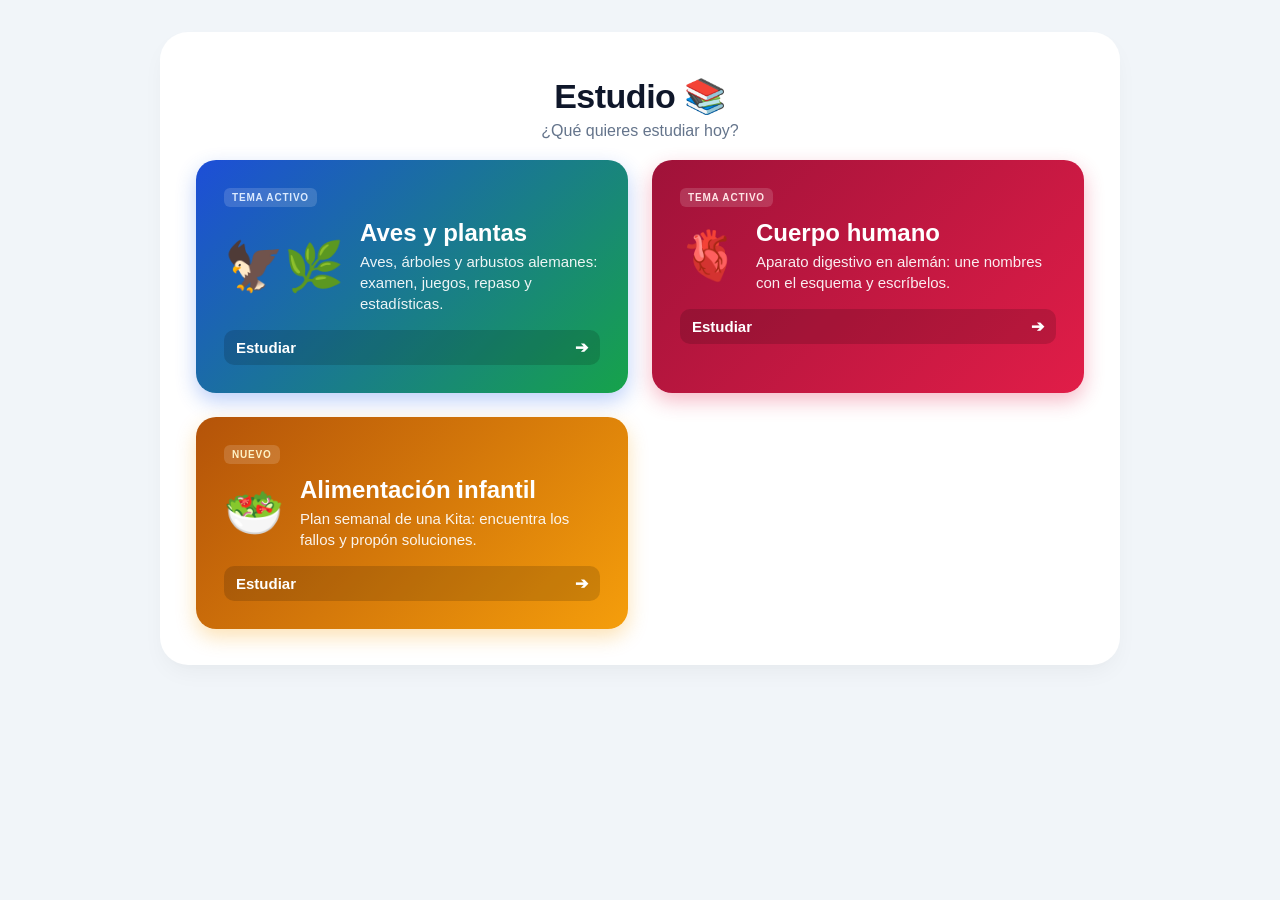
<file: index.html>
<!DOCTYPE html>
<html lang="es">
<head>
  <meta charset="UTF-8">
  <meta name="viewport" content="width=device-width, initial-scale=1.0">
  <meta name="apple-mobile-web-app-capable" content="yes">
  <meta name="apple-mobile-web-app-title" content="Estudio">
  <title>Estudio</title>
  <link rel="stylesheet" href="css/styles.css?v=3">
  <link rel="stylesheet" href="css/desktop.css?v=3">
</head>
<body>
  <div class="card">
    <div class="menu-header">
      <h1>Estudio 📚</h1>
      <p>¿Qué quieres estudiar hoy?</p>
    </div>

    <div class="menu-options">
      <!-- TEMA: AVES Y PLANTAS -->
      <a class="mode-card card-tema-aves" href="app.html?tema=aves-y-plantas">
        <div class="card-top-tag">TEMA ACTIVO</div>
        <div class="card-main-content">
          <div class="card-huge-icon">🦅🌿</div>
          <div class="card-headings">
            <h2>Aves y plantas</h2>
            <p>Aves, árboles y arbustos alemanes: examen, juegos, repaso y estadísticas.</p>
          </div>
        </div>
        <div class="card-action-bar">
          <span>Estudiar</span>
          <span class="action-arrow">➔</span>
        </div>
      </a>

      <!-- TEMA: CUERPO HUMANO (aparato digestivo) -->
      <a class="mode-card card-tema-cuerpo" href="cuerpo.html">
        <div class="card-top-tag">TEMA ACTIVO</div>
        <div class="card-main-content">
          <div class="card-huge-icon">🫀</div>
          <div class="card-headings">
            <h2>Cuerpo humano</h2>
            <p>Aparato digestivo en alemán: une nombres con el esquema y escríbelos.</p>
          </div>
        </div>
        <div class="card-action-bar">
          <span>Estudiar</span>
          <span class="action-arrow">➔</span>
        </div>
      </a>

      <!-- TEMA: ALIMENTACIÓN INFANTIL -->
      <a class="mode-card card-tema-comida" href="alimentacion.html">
        <div class="card-top-tag">NUEVO</div>
        <div class="card-main-content">
          <div class="card-huge-icon">🥗</div>
          <div class="card-headings">
            <h2>Alimentación infantil</h2>
            <p>Plan semanal de una Kita: encuentra los fallos y propón soluciones.</p>
          </div>
        </div>
        <div class="card-action-bar">
          <span>Estudiar</span>
          <span class="action-arrow">➔</span>
        </div>
      </a>
    </div>
  </div>
</body>
</html>
</file>
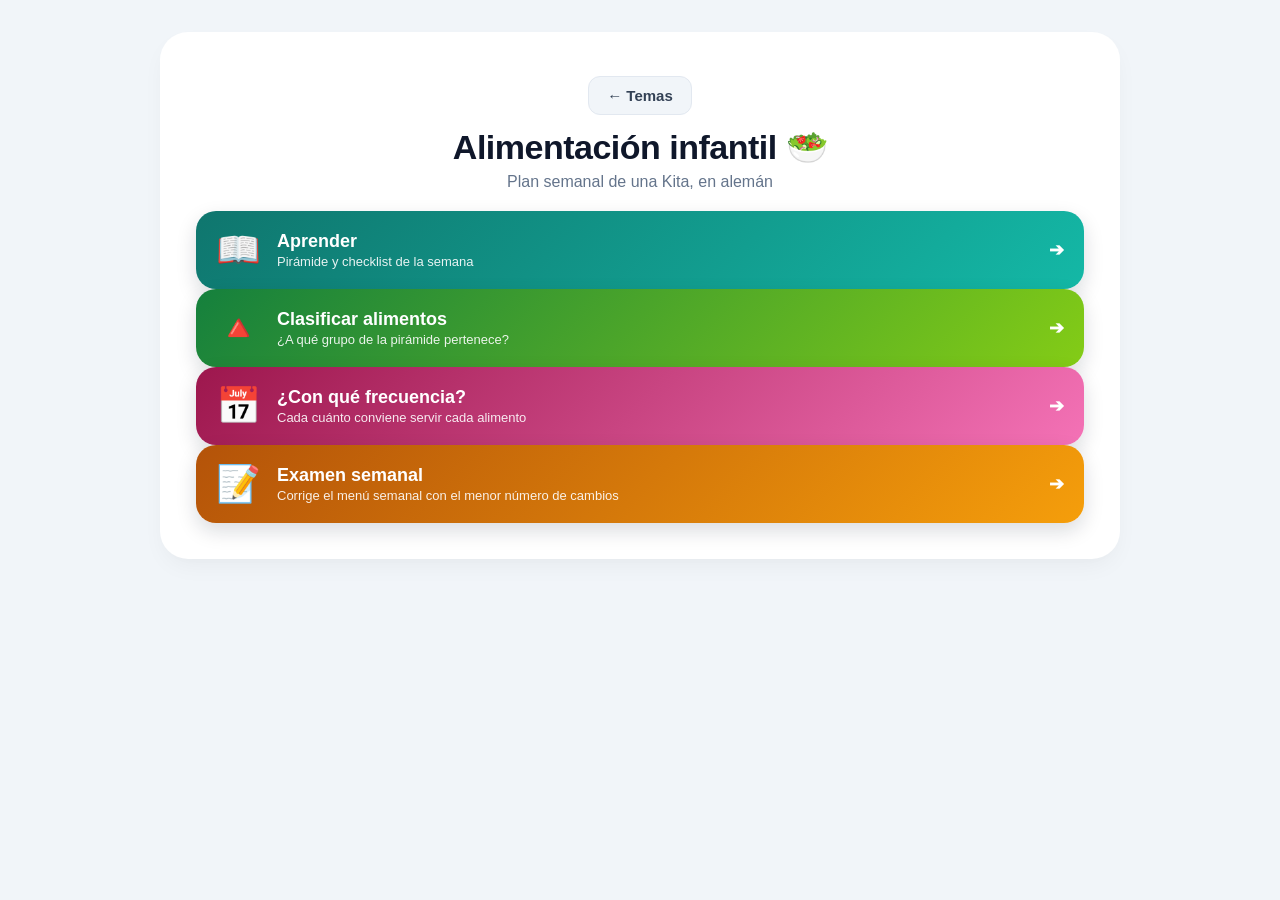
<file: alimentacion.html>
<!DOCTYPE html>
<html lang="es">
<head>
  <meta charset="UTF-8">
  <meta name="viewport" content="width=device-width, initial-scale=1.0, maximum-scale=1.0, user-scalable=no">
  <meta name="referrer" content="no-referrer">
  <meta name="apple-mobile-web-app-capable" content="yes">
  <meta name="apple-mobile-web-app-status-bar-style" content="default">
  <meta name="apple-mobile-web-app-title" content="Estudio">
  <title>Estudio · Alimentación infantil</title>
  <link rel="stylesheet" href="css/styles.css?v=3">
  <link rel="stylesheet" href="css/desktop.css?v=3">
  <link rel="stylesheet" href="temas/alimentacion/alimentacion.css?v=8">
</head>
<body>
  <div class="card">

    <!-- MENÚ DEL TEMA -->
    <div id="foodMenu">
      <div class="menu-header">
        <a href="index.html" class="btn-back" style="display: inline-block; margin-bottom: 12px; text-decoration: none;">← Temas</a>
        <h1>Alimentación infantil 🥗</h1>
        <p>Plan semanal de una Kita, en alemán</p>
      </div>

      <div id="foodChooser">
        <button class="study-choice choice-learn" onclick="startFoodGame('aprender')">
          <span class="choice-icon">📖</span>
          <span class="choice-text">
            <strong>Aprender</strong>
            <small>Pirámide y checklist de la semana</small>
          </span>
          <span class="choice-arrow">➔</span>
        </button>
        <button class="study-choice choice-classify" onclick="startFoodGame('clasificar')">
          <span class="choice-icon">🔺</span>
          <span class="choice-text">
            <strong>Clasificar alimentos</strong>
            <small>¿A qué grupo de la pirámide pertenece?</small>
          </span>
          <span class="choice-arrow">➔</span>
        </button>
        <button class="study-choice choice-freq" onclick="startFoodGame('frecuencia')">
          <span class="choice-icon">📅</span>
          <span class="choice-text">
            <strong>¿Con qué frecuencia?</strong>
            <small>Cada cuánto conviene servir cada alimento</small>
          </span>
          <span class="choice-arrow">➔</span>
        </button>        <button class="study-choice choice-exam" onclick="startFoodGame('examen')">
          <span class="choice-icon">📝</span>
          <span class="choice-text">
            <strong>Examen semanal</strong>
            <small>Corrige el menú semanal con el menor número de cambios</small>
          </span>
          <span class="choice-arrow">➔</span>
        </button>
      </div>
    </div>

    <!-- APRENDER -->
    <div id="foodAprender" style="display: none;">
      <div class="nav-header">
        <button class="btn-back" onclick="showFoodMenu()">← Menú</button>
        <strong style="color:#0f172a; font-size:15px;">📖 Aprender</strong>
        <span style="width: 60px;"></span>
      </div>
      <div id="learnArea"></div>
    </div>

    <!-- CLASIFICAR -->
    <div id="foodClasificar" style="display: none;">
      <div class="nav-header">
        <button class="btn-back" onclick="showFoodMenu()">← Menú</button>
        <strong style="color:#0f172a; font-size:15px;">🔺 Clasificar alimentos</strong>
        <button class="btn-secondary" style="padding: 6px 10px;" onclick="startClassify()">🔄</button>
      </div>
      <div id="classifyArea"></div>
    </div>

    <!-- FRECUENCIA -->
    <div id="foodFrecuencia" style="display: none;">
      <div class="nav-header">
        <button class="btn-back" onclick="showFoodMenu()">← Menú</button>
        <strong style="color:#0f172a; font-size:15px;">📅 ¿Con qué frecuencia?</strong>
        <span style="width: 60px;"></span>
      </div>
      <div id="freqArea"></div>
    </div>
    <!-- EXAMEN -->
    <div id="foodExamen" style="display: none;">
      <div class="nav-header">
        <button class="btn-back" onclick="showFoodMenu()">← Menú</button>
        <strong style="color:#0f172a; font-size:15px;">📝 Examen semanal</strong>
        <span style="width: 60px;"></span>
      </div>
      <div id="examArea"></div>
    </div>

  </div>

  <script src="js/utils.js?v=1"></script>
  <script src="temas/alimentacion/data.js?v=12"></script>
  <script src="temas/alimentacion/alimentacion.js?v=10"></script>
</body>
</html>
</file>
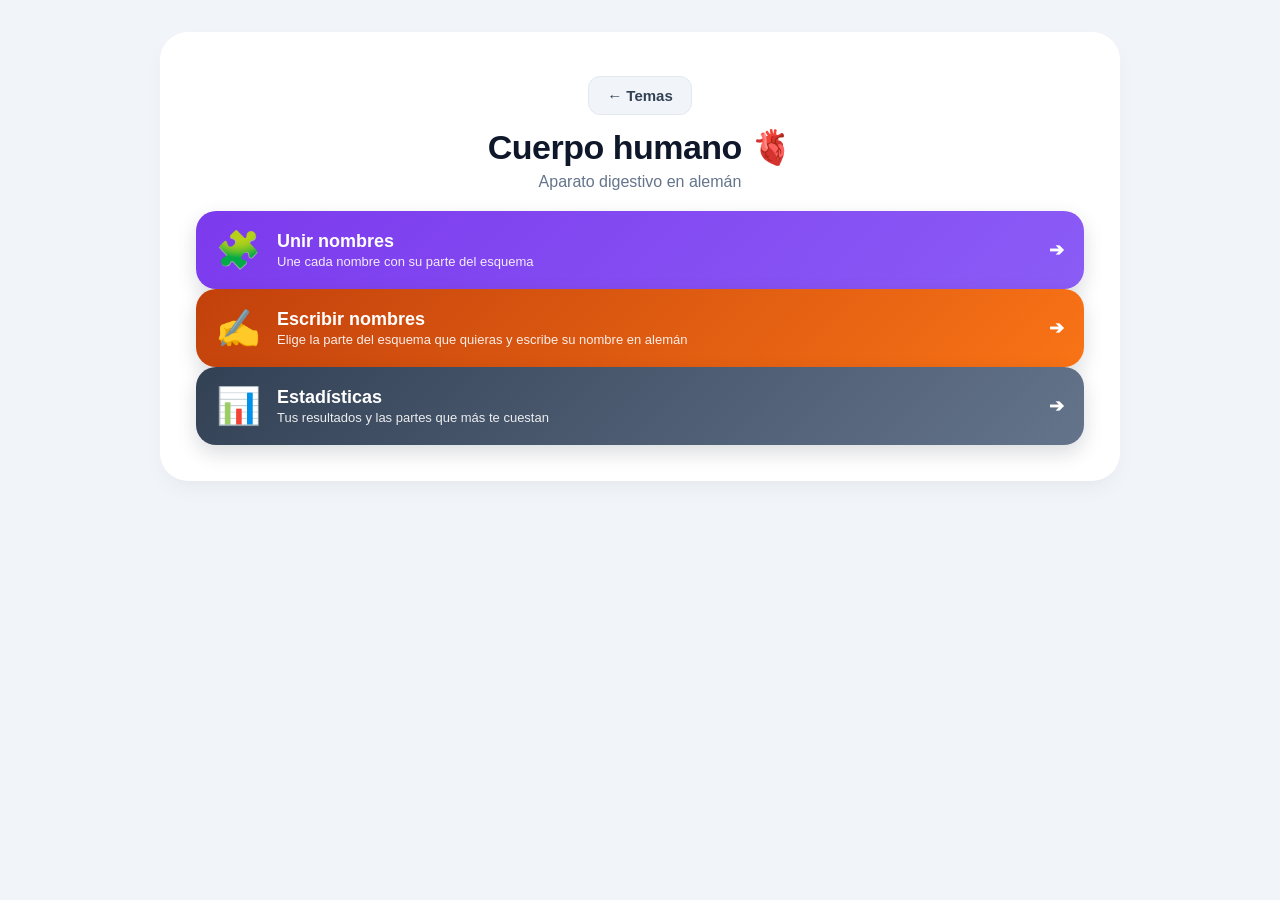
<file: cuerpo.html>
<!DOCTYPE html>
<html lang="es">
<head>
  <meta charset="UTF-8">
  <meta name="viewport" content="width=device-width, initial-scale=1.0, maximum-scale=1.0, user-scalable=no">
  <meta name="referrer" content="no-referrer">
  <meta name="apple-mobile-web-app-capable" content="yes">
  <meta name="apple-mobile-web-app-status-bar-style" content="default">
  <meta name="apple-mobile-web-app-title" content="Estudio">
  <title>Estudio · Cuerpo humano</title>
  <link rel="stylesheet" href="css/styles.css?v=3">
  <link rel="stylesheet" href="css/desktop.css?v=3">
  <link rel="stylesheet" href="temas/cuerpo-humano/cuerpo.css?v=4">
</head>
<body>
  <div class="card">

    <!-- MENÚ DEL TEMA -->
    <div id="bodyMenu">
      <div class="menu-header">
        <a href="index.html" class="btn-back" style="display: inline-block; margin-bottom: 12px; text-decoration: none;">← Temas</a>
        <h1>Cuerpo humano 🫀</h1>
        <p>Aparato digestivo en alemán</p>
      </div>

      <div id="bodyChooser">
        <button class="study-choice choice-match" onclick="startBodyGame('unir')">
          <span class="choice-icon">🧩</span>
          <span class="choice-text">
            <strong>Unir nombres</strong>
            <small>Une cada nombre con su parte del esquema</small>
          </span>
          <span class="choice-arrow">➔</span>
        </button>
        <button class="study-choice choice-who" onclick="startBodyGame('escribir')">
          <span class="choice-icon">✍️</span>
          <span class="choice-text">
            <strong>Escribir nombres</strong>
            <small>Elige la parte del esquema que quieras y escribe su nombre en alemán</small>
          </span>
          <span class="choice-arrow">➔</span>
        </button>
        <button class="study-choice choice-stats" onclick="startBodyGame('stats')">
          <span class="choice-icon">📊</span>
          <span class="choice-text">
            <strong>Estadísticas</strong>
            <small>Tus resultados y las partes que más te cuestan</small>
          </span>
          <span class="choice-arrow">➔</span>
        </button>
      </div>
    </div>

    <!-- JUEGO: UNIR -->
    <div id="bodyUnir" style="display: none;">
      <div class="nav-header">
        <button class="btn-back" onclick="showBodyMenu()">← Menú</button>
        <strong style="color:#0f172a; font-size:15px;">🧩 Unir nombres</strong>
        <button class="btn-secondary" style="padding: 6px 10px;" onclick="startUnirRound()">🔄 Reiniciar</button>
      </div>
      <div id="unirArea"></div>
    </div>

    <!-- EXAMEN: ESCRIBIR -->
    <div id="bodyEscribir" style="display: none;">
      <div class="nav-header">
        <button class="btn-back" onclick="showBodyMenu()">← Menú</button>
        <strong style="color:#0f172a; font-size:15px;">✍️ Escribir nombres</strong>
        <span style="width: 60px;"></span>
      </div>
      <div id="escribirArea"></div>
    </div>

    <!-- ESTADÍSTICAS -->
    <div id="bodyStats" style="display: none;">
      <div class="nav-header">
        <button class="btn-back" onclick="showBodyMenu()">← Menú</button>
        <strong style="color:#0f172a; font-size:15px;">📊 Estadísticas</strong>
        <span style="width: 60px;"></span>
      </div>
      <div id="statsArea"></div>
    </div>

  </div>

  <script src="temas/cuerpo-humano/data.js?v=11"></script>
  <script src="js/utils.js?v=1"></script>
  <script src="temas/cuerpo-humano/cuerpo.js?v=13"></script>
</body>
</html>
</file>
<file: css/styles.css>
* { box-sizing: border-box; }
body { 
  font-family: -apple-system, BlinkMacSystemFont, "SF Pro Text", "Segoe UI", Roboto, sans-serif; 
  margin: 0; 
  padding: 16px 12px; 
  background: #f1f5f9; 
  color: #1e293b;
  -webkit-tap-highlight-color: transparent; 
}

.card { 
  background: #ffffff; 
  padding: 20px; 
  border-radius: 24px; 
  box-shadow: 0 10px 25px -5px rgba(0, 0, 0, 0.05), 0 8px 10px -6px rgba(0, 0, 0, 0.01); 
  max-width: 600px; 
  margin: 0 auto; 
}

/* =========================================
   MENÚ PRINCIPAL (TARJETAS DE COLOR CLICABLES)
   ========================================= */
.menu-header {
  text-align: center;
  padding: 8px 0 20px 0;
}
.menu-header h1 {
  font-size: 24px;
  font-weight: 800;
  margin: 0 0 6px 0;
  letter-spacing: -0.5px;
  color: #0f172a;
}
.menu-header p {
  font-size: 14px;
  color: #64748b;
  margin: 0;
}

.menu-options {
  display: flex;
  flex-direction: column;
  gap: 16px;
}

/* Base de tarjeta clicable */
.mode-card {
  border-radius: 20px;
  padding: 20px;
  cursor: pointer;
  transition: all 0.2s cubic-bezier(0.4, 0, 0.2, 1);
  display: flex;
  flex-direction: column;
  gap: 12px;
  color: #ffffff;
  position: relative;
  overflow: hidden;
}

.mode-card:hover {
  transform: translateY(-2px);
}

.mode-card:active {
  transform: scale(0.97);
}

/* 1. Tarjeta Test: Azul Profundo */
.mode-card.card-quiz {
  background: linear-gradient(135deg, #1d4ed8 0%, #2563eb 100%);
  box-shadow: 0 8px 20px rgba(37, 99, 235, 0.30);
}
.mode-card.card-quiz .card-top-tag {
  color: #bfdbfe;
  background: rgba(255, 255, 255, 0.15);
}
.mode-card.card-quiz .card-action-bar {
  background: rgba(0, 0, 0, 0.15);
}

/* 2. Tarjeta Estudio: Verde Esmeralda */
.mode-card.card-study {
  background: linear-gradient(135deg, #15803d 0%, #16a34a 100%);
  box-shadow: 0 8px 20px rgba(22, 163, 74, 0.30);
}
.mode-card.card-study .card-top-tag {
  color: #bbf7d0;
  background: rgba(255, 255, 255, 0.15);
}
.mode-card.card-study .card-action-bar {
  background: rgba(0, 0, 0, 0.15);
}

/* Detalles internos de la tarjeta */
.card-top-tag {
  align-self: flex-start;
  font-size: 10px;
  font-weight: 800;
  letter-spacing: 0.8px;
  padding: 4px 8px;
  border-radius: 6px;
}

.card-main-content {
  display: flex;
  align-items: center;
  gap: 16px;
}

.card-huge-icon {
  font-size: 38px;
  line-height: 1;
  flex-shrink: 0;
}

.card-headings h2 {
  font-size: 20px;
  font-weight: 800;
  margin: 0 0 4px 0;
  color: #ffffff;
}

.card-headings p {
  font-size: 13px;
  line-height: 1.4;
  margin: 0;
  opacity: 0.92;
}

.card-action-bar {
  display: flex;
  align-items: center;
  justify-content: space-between;
  font-size: 13px;
  font-weight: 700;
  padding: 8px 12px;
  border-radius: 10px;
  margin-top: 4px;
}

.action-arrow {
  font-size: 16px;
  transition: transform 0.2s;
}

.mode-card:hover .action-arrow {
  transform: translateX(4px);
}

.menu-badge-footer {
  text-align: center;
  font-size: 12px;
  font-weight: 600;
  color: #94a3b8;
  margin-top: 24px;
}

/* =========================================
   BARRA SUPERIOR (HEADER INTERNO)
   ========================================= */
.nav-header {
  display: flex;
  align-items: center;
  justify-content: space-between;
  margin-bottom: 12px;
}

.btn-back {
  background: #f1f5f9;
  border: 1px solid #e2e8f0;
  color: #334155;
  padding: 8px 14px;
  border-radius: 12px;
  font-size: 13px;
  font-weight: 700;
  cursor: pointer;
  transition: all 0.15s;
}
.btn-back:active {
  transform: scale(0.95);
  background: #e2e8f0;
}

.quiz-filter {
  display: flex;
  flex-wrap: wrap;
  gap: 6px;
  margin: 0 0 12px 0;
}
.quiz-filter button {
  flex: 1 1 auto;
  padding: 8px 6px;
  border: 1px solid #e2e8f0;
  border-radius: 12px;
  background: #f8fafc;
  color: #475569;
  font-size: 13px;
  font-weight: 700;
  cursor: pointer;
}
.quiz-filter button.active {
  background: #2563eb;
  border-color: #2563eb;
  color: #ffffff;
}

/* =========================================
   ESTADÍSTICAS
   ========================================= */
/* Tarjetas de tema (pantalla inicial "Estudio") */
a.mode-card {
  text-decoration: none;
}
.mode-card.card-tema-aves {
  background: linear-gradient(135deg, #1d4ed8 0%, #16a34a 100%);
  box-shadow: 0 8px 20px rgba(37, 99, 235, 0.30);
}
.mode-card.card-tema-aves .card-top-tag {
  color: #dbeafe;
  background: rgba(255, 255, 255, 0.15);
}
.mode-card.card-tema-aves .card-action-bar {
  background: rgba(0, 0, 0, 0.15);
}
.mode-card.card-tema-cuerpo {
  background: linear-gradient(135deg, #9f1239 0%, #e11d48 100%);
  box-shadow: 0 8px 20px rgba(225, 29, 72, 0.30);
}
.mode-card.card-tema-cuerpo .card-top-tag {
  color: #ffe4e6;
  background: rgba(255, 255, 255, 0.15);
}
.mode-card.card-tema-cuerpo .card-action-bar {
  background: rgba(0, 0, 0, 0.15);
}
.mode-card.card-tema-comida {
  background: linear-gradient(135deg, #b45309 0%, #f59e0b 100%);
  box-shadow: 0 8px 20px rgba(245, 158, 11, 0.30);
}
.mode-card.card-tema-comida .card-top-tag {
  color: #fef3c7;
  background: rgba(255, 255, 255, 0.15);
}
.mode-card.card-tema-comida .card-action-bar {
  background: rgba(0, 0, 0, 0.15);
}

.mode-card.card-exam5 {
  background: linear-gradient(135deg, #c2410c 0%, #f97316 100%);
  box-shadow: 0 8px 20px rgba(249, 115, 22, 0.30);
}
.mode-card.card-exam5 .card-top-tag {
  color: #ffedd5;
  background: rgba(255, 255, 255, 0.15);
}
.mode-card.card-exam5 .card-action-bar {
  background: rgba(0, 0, 0, 0.15);
}
.mode-card.card-stats {
  background: linear-gradient(135deg, #0f766e 0%, #14b8a6 100%);
  box-shadow: 0 8px 20px rgba(20, 184, 166, 0.30);
}
.mode-card.card-stats .card-top-tag {
  color: #ccfbf1;
  background: rgba(255, 255, 255, 0.15);
}
.mode-card.card-stats .card-action-bar {
  background: rgba(0, 0, 0, 0.15);
}
.stat-cards {
  display: grid;
  grid-template-columns: repeat(2, 1fr);
  gap: 10px;
  margin-bottom: 14px;
}
.stat-card {
  background: #ffffff;
  border: 1px solid #e2e8f0;
  border-radius: 14px;
  padding: 12px;
  text-align: center;
}
.stat-card strong {
  display: block;
  font-size: 22px;
  color: #0f172a;
}
.stat-card span {
  font-size: 12px;
  font-weight: 700;
  color: #64748b;
}
.stats-section {
  background: #ffffff;
  border: 1px solid #e2e8f0;
  border-radius: 16px;
  padding: 14px;
  margin-bottom: 14px;
}
.stats-section h3 {
  margin: 0 0 10px 0;
  font-size: 15px;
  color: #0f172a;
}
.stats-empty {
  text-align: center;
  font-size: 14px;
  color: #64748b;
  padding: 16px;
}
.bar-row {
  display: flex;
  align-items: center;
  gap: 8px;
  margin-bottom: 6px;
  font-size: 13px;
}
.bar-label {
  flex: 0 0 120px;
  color: #334155;
  font-weight: 600;
  overflow: hidden;
  text-overflow: ellipsis;
  white-space: nowrap;
}
.bar-track {
  flex: 1;
  height: 12px;
  background: #e2e8f0;
  border-radius: 6px;
  overflow: hidden;
}
.bar-fill {
  height: 100%;
  border-radius: 6px;
}
.bar-fill.good { background: #16a34a; }
.bar-fill.warn { background: #d97706; }
.bar-fill.bad { background: #dc2626; }
.bar-value {
  flex: 0 0 110px;
  text-align: right;
  font-size: 12px;
  font-weight: 700;
  color: #475569;
}
.days-chart {
  display: flex;
  align-items: flex-end;
  gap: 4px;
  height: 120px;
}
.day-col {
  flex: 1;
  height: 100%;
  display: flex;
  flex-direction: column;
  justify-content: flex-end;
  align-items: center;
}
.day-bar {
  width: 100%;
  background: #3b82f6;
  border-radius: 6px 6px 0 0;
}
.day-label {
  font-size: 10px;
  color: #64748b;
  margin-top: 4px;
}

/* =========================================
   JUEGOS (unir y ¿Quién es?)
   ========================================= */
.mode-card.card-game {
  background: linear-gradient(135deg, #7c3aed 0%, #8b5cf6 100%);
  box-shadow: 0 8px 20px rgba(124, 58, 237, 0.30);
}
.mode-card.card-game .card-top-tag {
  color: #ddd6fe;
  background: rgba(255, 255, 255, 0.15);
}
.mode-card.card-game .card-action-bar {
  background: rgba(0, 0, 0, 0.15);
}
.game-tabs {
  display: flex;
  gap: 8px;
  margin-bottom: 10px;
}
.game-tabs button {
  flex: 1;
  padding: 10px;
  border: 1px solid #e2e8f0;
  border-radius: 12px;
  background: #f8fafc;
  color: #475569;
  font-size: 14px;
  font-weight: 700;
  cursor: pointer;
}
.game-tabs button.active {
  background: #0f172a;
  border-color: #0f172a;
  color: #ffffff;
}
.game-status {
  font-size: 13px;
  font-weight: 700;
  color: #64748b;
  margin: 10px 0;
  text-align: center;
}
/* Móvil: fotos y nombres uno debajo de otro, a todo el ancho */
.match-grid {
  display: grid;
  grid-template-columns: 1fr;
  gap: 12px;
  align-items: start;
}
.match-col.match-names {
  display: grid;
  grid-template-columns: 1fr 1fr;
  gap: 8px;
}
.match-col {
  display: flex;
  flex-direction: column;
  gap: 8px;
}
/* Fotos en cuadrícula de 2 columnas x 3 filas (ronda de 6 parejas) */
.match-col.match-photos {
  display: grid;
  grid-template-columns: repeat(2, 1fr);
  gap: 8px;
}
.match-card {
  display: flex;
  flex-direction: column;
  gap: 4px;
  padding: 6px;
  border: 2px solid #e2e8f0;
  border-radius: 14px;
  background: #ffffff;
  text-align: left;
  cursor: pointer;
  transition: border-color 0.15s, background 0.15s;
}
.match-card img {
  width: 100%;
  height: auto;
  aspect-ratio: 1 / 1;
  object-fit: cover;
  border-radius: 10px;
  display: block;
}
.match-card.match-name {
  justify-content: center;
  min-height: 56px;
  padding: 10px;
}
.match-card.selected {
  border-color: #2563eb;
  box-shadow: 0 0 0 3px rgba(37, 99, 235, 0.2);
}
.match-card.wrong {
  border-color: #dc2626;
  background: #fef2f2;
}
.match-card.done {
  border-color: #16a34a;
  background: #f0fdf4;
  opacity: 0.6;
}
.match-card:disabled {
  cursor: default;
}
.game-result {
  text-align: center;
  font-size: 16px;
  font-weight: 800;
  color: #15803d;
  margin: 16px 0 10px;
}
.who-clue {
  background: #eff6ff;
  border-radius: 14px;
  padding: 12px;
  font-size: 15px;
  line-height: 1.4;
  color: #1e3a8a;
  margin: 8px 0 12px;
}
.who-options {
  display: flex;
  flex-direction: column;
  gap: 8px;
}
.who-option {
  padding: 12px;
  border: 2px solid #e2e8f0;
  border-radius: 14px;
  background: #ffffff;
  text-align: left;
  cursor: pointer;
}
.who-option:disabled {
  cursor: default;
}
.who-option.correct {
  border-color: #16a34a;
  background: #f0fdf4;
}
.who-option.wrong {
  border-color: #dc2626;
  background: #fef2f2;
}
.who-feedback {
  margin: 12px 0 6px;
  text-align: center;
  font-weight: bold;
}
.who-photo {
  display: block;
  width: 100%;
  max-width: 260px;
  aspect-ratio: 1 / 1;
  object-fit: cover;
  border-radius: 14px;
  margin: 0 auto 10px;
}
.who-source {
  text-align: center;
  margin-bottom: 10px;
}
.who-photos-pair {
  display: grid;
  grid-template-columns: 1fr 1fr;
  gap: 10px;
  margin-bottom: 10px;
}
.who-photo-card {
  text-align: center;
  margin-bottom: 10px;
}
.who-photo-label {
  font-size: 13px;
  font-weight: 700;
  color: #334155;
  margin-bottom: 6px;
}
.who-photo-actions {
  text-align: center;
  margin-top: 6px;
}
.who-photo-loading {
  text-align: center;
  font-size: 13px;
  color: #64748b;
  margin: 8px 0 12px;
}
.who-mnemo {
  font-size: 13px;
  color: #64748b;
  margin-bottom: 12px;
}

.session-stat {
  font-size: 13px;
  font-weight: 700;
  color: #64748b;
}

/* =========================================
   PANTALLA DE TEST
   ========================================= */
.progress-bar-bg { 
  width: 100%; 
  height: 6px; 
  background: #e2e8f0; 
  border-radius: 99px; 
  overflow: hidden; 
  margin-bottom: 16px; 
}
.progress-bar-fill { 
  height: 100%; 
  background: #2563eb; 
  width: 0%; 
  transition: width 0.3s ease; 
}

.type-pill { 
  display: inline-block; 
  padding: 5px 12px; 
  border-radius: 99px; 
  font-size: 12px; 
  font-weight: 700; 
  margin-bottom: 8px; 
}

.img-box { 
  height: 280px; 
  display: flex; 
  align-items: center; 
  justify-content: center; 
  background: #f8fafc; 
  border: 1px solid #e2e8f0;
  border-radius: 16px; 
  overflow: hidden; 
  margin-bottom: 8px; 
}
img.quiz-img { 
  max-width: 100%; 
  max-height: 280px; 
  object-fit: contain; 
}
.photo-counter { 
  font-size: 12px; 
  color: #94a3b8; 
  margin-bottom: 14px; 
  min-height: 16px; 
  text-align: center; 
}

.input-container { 
  display: flex; 
  gap: 8px; 
  margin-bottom: 12px; 
}
.input-text { 
  flex: 1; 
  font-size: 16px; 
  padding: 14px 16px; 
  border: 2px solid #e2e8f0; 
  border-radius: 14px; 
  outline: none; 
  background: #f8fafc;
  transition: border-color 0.2s;
}
.input-text:focus { 
  border-color: #2563eb; 
  background: #ffffff;
}

.btn-primary { 
  font-size: 15px; 
  font-weight: 700;
  padding: 14px 20px; 
  background: #2563eb; 
  color: white; 
  border: none; 
  border-radius: 14px; 
  cursor: pointer; 
  box-shadow: 0 4px 12px rgba(37, 99, 235, 0.25);
  transition: all 0.15s ease;
}
.btn-primary:active {
  transform: scale(0.96);
  background: #1d4ed8;
}

.btn-secondary {
  font-size: 14px;
  font-weight: 600;
  padding: 12px 16px;
  background: #f8fafc;
  color: #334155;
  border: 1px solid #cbd5e1;
  border-radius: 14px;
  cursor: pointer;
  transition: all 0.15s;
}
.btn-secondary:active {
  background: #e2e8f0;
  transform: scale(0.96);
}

.btn-action-row { 
  display: flex; 
  gap: 10px; 
  margin-top: 14px; 
}
.btn-action-row button { 
  flex: 1; 
}

#feedback { 
  margin-top: 10px; 
  font-size: 16px; 
  min-height: 24px; 
  text-align: center; 
}
.hint-box { 
  font-size: 13px; 
  color: #334155; 
  margin-top: 12px; 
  background: #f8fafc; 
  padding: 14px; 
  border-radius: 14px; 
  border-left: 4px solid #2563eb; 
  display: none; 
  line-height: 1.4;
}

/* =========================================
   PANTALLA DE REPASO COMPARATIVO
   ========================================= */
.study-group { 
  margin-bottom: 22px; 
  background: #ffffff; 
  border: 1px solid #e2e8f0; 
  border-radius: 16px; 
  padding: 14px; 
  box-shadow: 0 2px 6px rgba(0,0,0,0.02);
}
.group-title { 
  font-size: 15px; 
  font-weight: 800; 
  color: #0f172a; 
  margin: 0 0 12px 0; 
  display: flex; 
  align-items: center; 
  justify-content: space-between; 
}
.study-toolbar {
  display: flex;
  gap: 8px;
  margin: 0 0 14px 0;
}
.study-group > summary {
  list-style: none;
  cursor: pointer;
}
.study-group > summary::-webkit-details-marker {
  display: none;
}
.study-group:not([open]) > summary {
  margin-bottom: 0;
}
.group-meta {
  display: flex;
  align-items: center;
  gap: 8px;
  font-size: 12px;
  color: #64748b;
  font-weight: normal;
}
.group-chevron {
  display: inline-block;
  font-size: 14px;
  transition: transform 0.2s;
}
.study-group[open] .group-chevron {
  transform: rotate(180deg);
}
.table-container {
  overflow-x: auto;
  -webkit-overflow-scrolling: touch; 
}
table.comp-table { 
  width: 100%; 
  border-collapse: collapse; 
  font-size: 13px; 
}
table.comp-table th { 
  background: #f8fafc; 
  padding: 8px 10px; 
  font-weight: 700; 
  color: #475569; 
  border-bottom: 2px solid #e2e8f0; 
  text-align: left;
}
table.comp-table td { 
  padding: 10px; 
  border-bottom: 1px solid #f1f5f9; 
  vertical-align: middle; 
}

.img-thumb-container { 
  position: relative; 
  width: 68px; 
  height: 68px; 
  cursor: pointer; 
  border-radius: 12px; 
  overflow: hidden; 
  background: #e2e8f0; 
  flex-shrink: 0; 
}
.cell-img { 
  width: 100%; 
  height: 100%; 
  object-fit: cover; 
  display: block; 
}
.zoom-hint { 
  position: absolute; 
  right: 3px; 
  bottom: 3px; 
  background: rgba(0,0,0,0.5); 
  color: white; 
  border-radius: 6px; 
  font-size: 10px; 
  padding: 2px 4px; 
  pointer-events: none; 
}

.species-de { font-weight: 800; color: #0f172a; font-size: 14px; }
.species-es { color: #64748b; font-size: 12px; }
.diff-trait { color: #0369a1; font-weight: 600; line-height: 1.35; }

/* MODAL LIGHTBOX */
.modal { 
  display: none; 
  position: fixed; 
  z-index: 9999; 
  left: 0; 
  top: 0; 
  width: 100%; 
  height: 100%; 
  background: rgba(15, 23, 42, 0.92); 
  flex-direction: column; 
  align-items: center; 
  justify-content: center; 
  padding: 20px; 
}
.modal-content { 
  max-width: 95%; 
  max-height: 75vh; 
  border-radius: 16px; 
  object-fit: contain; 
}
.modal-caption { 
  color: white; 
  margin-top: 14px; 
  font-size: 15px; 
  font-weight: 600; 
  text-align: center; 
}
.modal-close { 
  position: absolute; 
  top: 16px; 
  right: 20px; 
  color: white; 
  font-size: 32px; 
  cursor: pointer; 
}
</file>
<file: css/desktop.css>
/* =========================================
   AJUSTES PARA ORDENADOR Y TABLETS GRANDES
   (los estilos base de styles.css siguen siendo para móvil)
   ========================================= */
/* Selector de sección en el modo repaso */
#studyChooser {
  display: flex;
  flex-direction: column;
  gap: 14px;
  margin-top: 8px;
}
.study-choice {
  display: flex;
  align-items: center;
  gap: 16px;
  width: 100%;
  padding: 20px;
  border: none;
  border-radius: 20px;
  color: #ffffff;
  text-align: left;
  cursor: pointer;
  transition: transform 0.15s ease;
  box-shadow: 0 8px 20px rgba(15, 23, 42, 0.15);
}
.study-choice:active {
  transform: scale(0.98);
}
.study-choice.choice-bird {
  background: linear-gradient(135deg, #1d4ed8 0%, #2563eb 100%);
}
.study-choice.choice-match {
  background: linear-gradient(135deg, #7c3aed 0%, #8b5cf6 100%);
}
.study-choice.choice-who {
  background: linear-gradient(135deg, #c2410c 0%, #f97316 100%);
}
.study-choice.choice-plant {
  background: linear-gradient(135deg, #15803d 0%, #16a34a 100%);
}
.choice-icon {
  font-size: 36px;
  line-height: 1;
  flex-shrink: 0;
}
.choice-text {
  display: flex;
  flex-direction: column;
  flex: 1;
}
.choice-text strong {
  font-size: 18px;
  font-weight: 800;
}
.choice-text small {
  font-size: 13px;
  opacity: 0.9;
  margin-top: 2px;
}
.choice-arrow {
  font-size: 18px;
  font-weight: 700;
}
.study-back {
  margin-bottom: 14px;
}

/* Títulos de sección en el modo repaso (Aves / Árboles y arbustos) */
.study-section-title {
  font-size: 18px;
  font-weight: 800;
  color: #0f172a;
  margin: 20px 0 12px 0;
  padding-bottom: 6px;
  border-bottom: 2px solid #e2e8f0;
}
.study-section-title:first-of-type {
  margin-top: 0;
}

@media (min-width: 768px) {
  .study-section-title {
    font-size: 22px;
    margin: 28px 0 14px 0;
  }

  body {
    padding: 32px 24px;
  }

  .card {
    max-width: 960px;
    padding: 36px;
    border-radius: 28px;
  }

  /* MENÚ PRINCIPAL */
  .menu-header h1 {
    font-size: 34px;
  }
  .menu-header p {
    font-size: 16px;
  }
  .menu-options {
    display: grid;
    grid-template-columns: repeat(2, 1fr);
    gap: 24px;
  }
  .mode-card {
    flex: 1;
    padding: 28px;
  }
  .card-headings h2 {
    font-size: 24px;
  }
  .card-headings p {
    font-size: 15px;
  }
  .card-huge-icon {
    font-size: 48px;
  }
  .card-action-bar {
    font-size: 15px;
  }
  .menu-badge-footer {
    font-size: 13px;
  }

  /* BARRAS Y CABECERAS */
  .nav-header {
    margin-bottom: 18px;
  }
  .session-stat {
    font-size: 15px;
  }
  .btn-back {
    font-size: 15px;
    padding: 10px 18px;
  }

  /* MODO EXAMEN */
  .img-box {
    height: 460px;
    margin-bottom: 12px;
  }
  img.quiz-img {
    max-height: 440px;
  }
  .input-text {
    font-size: 18px;
    padding: 16px 20px;
  }
  .btn-primary {
    font-size: 16px;
    padding: 16px 28px;
  }
  .btn-secondary {
    font-size: 15px;
    padding: 14px 20px;
  }
  #feedback {
    font-size: 18px;
  }
  .hint-box {
    font-size: 15px;
    padding: 18px;
  }
  .type-pill {
    font-size: 13px;
  }

  /* MODO REPASO */
  .study-group {
    padding: 20px;
    margin-bottom: 26px;
  }
  .group-title {
    font-size: 17px;
    margin-bottom: 16px;
  }
  table.comp-table {
    font-size: 15px;
  }
  table.comp-table th {
    font-size: 14px;
    padding: 10px 14px;
  }
  table.comp-table td {
    padding: 14px;
  }
  .img-thumb-container {
    width: 110px;
    height: 110px;
  }
  .species-de {
    font-size: 17px;
  }
  .species-es {
    font-size: 14px;
  }
  .diff-trait {
    font-size: 15px;
  }
  .study-group td div[style*="font-size: 11px"],
  .study-group td div[style*="font-size:11px"] {
    font-size: 13px !important;
  }

  /* JUEGO DE UNIR: fotos a la izquierda y nombres a la derecha */
  .match-grid {
    grid-template-columns: 3fr 2fr;
  }
  .match-col.match-names {
    display: flex;
    flex-direction: column;
  }

  /* LIGHTBOX */
  .modal-content {
    max-height: 80vh;
  }
  .modal-caption {
    font-size: 17px;
  }
}
</file>
<file: temas/alimentacion/alimentacion.css>
/* ===== Alimentación infantil: plan semanal ===== */

/* Botones del menú */
.study-choice.choice-learn { background: linear-gradient(135deg, #0f766e 0%, #14b8a6 100%); }
.study-choice.choice-classify { background: linear-gradient(135deg, #15803d 0%, #84cc16 100%); }
.study-choice.choice-freq { background: linear-gradient(135deg, #9d174d 0%, #f472b6 100%); }
.study-choice.choice-exam { background: linear-gradient(135deg, #b45309 0%, #f59e0b 100%); }

.food-title {
  font-size: 15px;
  color: #0f172a;
  margin: 14px 0 6px;
}
.learn-list {
  font-size: 14px;
  line-height: 1.5;
  margin: 0 0 8px 20px;
}
.learn-list small { color: #64748b; }

.food-hint {
  font-size: 13px;
  color: #64748b;
  text-align: center;
  margin: 8px 0;
}

/* Tabla del plan semanal */
.plan-table {
  width: 100%;
  border-collapse: collapse;
  font-size: 12px;
  margin: 8px 0 12px;
}
.plan-table th,
.plan-table td {
  border: 1px solid #e2e8f0;
  padding: 5px;
  text-align: left;
  vertical-align: top;
}
.plan-table th {
  background: #f1f5f9;
  color: #0f172a;
}
.plan-table small { color: #64748b; }

/* Juego clasificar */
.food-card {
  text-align: center;
  font-size: 22px;
  padding: 18px;
  margin: 10px 0;
  border-radius: 14px;
  background: #f8fafc;
  border: 2px solid #e2e8f0;
}
.group-grid {
  display: grid;
  grid-template-columns: 1fr 1fr;
  gap: 8px;
  margin-bottom: 12px;
}
.group-btn {
  padding: 10px 8px;
  border: 2px solid #cbd5e1;
  border-radius: 10px;
  background: #ffffff;
  font-size: 13px;
  font-weight: 600;
  color: #0f172a;
  text-align: left;
  cursor: pointer;
}
.group-btn small {
  display: block;
  font-weight: 400;
  color: #64748b;
}
.group-btn:disabled {
  opacity: 0.6;
  cursor: default;
}

/* Resumen */
.summary-box {
  text-align: center;
  padding: 12px;
  margin: 12px 0;
  border-radius: 12px;
  font-size: 14px;
  line-height: 1.6;
}
.summary-box.pass {
  background: #dcfce7;
  color: #166534;
}
.summary-box.fail {
  background: #fee2e2;
  color: #991b1b;
}

/* Examen: celdas del plan y catálogo de sustitutos */
.plan-table td.clickable { cursor: pointer; }
.plan-table td.clickable:hover { background: #f8fafc; }
.plan-table td.cell-remove {
  background: #fee2e2;
  box-shadow: inset 0 0 0 2px #dc2626;
}
.plan-table td.cell-remove { color: #7f1d1d; }
.plan-table td.cell-new {
  background: #dcfce7;
  box-shadow: inset 0 0 0 2px #16a34a;
}
.plan-table td em { color: #64748b; font-size: 11px; }

.food-msg {
  font-size: 13px;
  color: #991b1b;
  background: #fee2e2;
  border-radius: 8px;
  padding: 8px 10px;
  margin: 8px 0;
}

.catalog-tools { margin: 10px 0 6px; }
.cat-tabs {
  display: flex;
  flex-wrap: wrap;
  gap: 6px;
  margin-bottom: 8px;
}
.cat-tab {
  padding: 6px 12px;
  border: 2px solid #cbd5e1;
  border-radius: 999px;
  background: #ffffff;
  font-size: 13px;
  font-weight: 600;
  color: #334155;
  cursor: pointer;
}
.cat-tab.active {
  background: #b45309;
  border-color: #b45309;
  color: #ffffff;
}
.cat-search {
  width: 100%;
  box-sizing: border-box;
  padding: 8px 10px;
  border: 2px solid #cbd5e1;
  border-radius: 10px;
  font-size: 14px;
}
.cat-list {
  max-height: 360px;
  overflow-y: auto;
  border: 1px solid #e2e8f0;
  border-radius: 10px;
  margin: 8px 0 12px;
}
.cat-item {
  display: block;
  width: 100%;
  text-align: left;
  padding: 8px 10px;
  border: none;
  border-bottom: 1px solid #f1f5f9;
  background: #ffffff;
  font-size: 14px;
  color: #0f172a;
  cursor: pointer;
}
.cat-item:hover { background: #fffbeb; }
.cat-item small {
  display: block;
  color: #64748b;
  font-size: 12px;
}
.cat-item.picked {
  background: #dcfce7;
}

/* Examen: menú semanal (Speisenplan) */
.ms-title { font-size: 18px; font-weight: 700; color: #0f172a; margin: 8px 0 0; }
.ms-wrap { overflow-x: auto; margin-top: 8px; }
.ms-table { width: 100%; border-collapse: collapse; background: #ffffff; font-size: 13px; }
.ms-table th, .ms-table td {
  border: 1px solid #d6d3d1;
  padding: 6px 5px;
  vertical-align: middle;
}
.ms-table tr:first-child th {
  background: #ffffff;
  font-weight: 700;
  text-align: center;
  color: #0f172a;
  border-bottom: 2px solid #f59e0b;
}
.ms-corner { width: 18px; }
.ms-course {
  background: #fcd34d;
  text-align: left;
  font-weight: 700;
  color: #0f172a;
  width: 92px;
}
.ms-al-label {
  background: #fef3c7;
  text-align: left;
  font-size: 11px;
  font-weight: 600;
  color: #78350f;
}
.ms-al {
  background: #fffbeb;
  text-align: center;
  font-size: 11px;
  color: #44403c;
}
.ms-dish {
  background: #ffffff;
  text-align: center;
  color: #111827;
  cursor: pointer;
  min-width: 96px;
  line-height: 1.3;
}
.ms-dish:hover { background: #fffbeb; }
.ms-changed {
  background: #dcfce7;
  box-shadow: inset 0 0 0 2px #16a34a;
}
.ms-legend { font-size: 11px; color: #57534e; margin-top: 8px; line-height: 1.6; }
.ms-counter { margin: 10px 0 4px; font-size: 14px; color: #0f172a; }
.ms-picker {
  background: #ffffff;
  border: 2px solid #f59e0b;
  border-radius: 12px;
  padding: 10px;
  margin-top: 12px;
}
.ms-picker-head {
  display: flex;
  justify-content: space-between;
  align-items: center;
  margin-bottom: 8px;
  font-size: 14px;
  color: #0f172a;
}

.btn-action-row button:disabled {
  opacity: 0.45;
  cursor: not-allowed;
}

/* Pirámide alimentaria */
.pyramid {
  display: flex;
  flex-direction: column;
  align-items: center;
  gap: 6px;
  margin: 10px 0 14px;
}
.pyr-level {
  display: flex;
  gap: 6px;
}
.pyr-group {
  flex: 1;
  border: 2px solid;
  border-radius: 10px;
  padding: 8px 8px 6px;
  text-align: center;
  font-size: 13px;
  color: #0f172a;
}
.pyr-group strong { display: block; font-size: 13px; }
.pyr-group > small { display: block; color: #475569; font-size: 11px; margin-bottom: 6px; }
.pyr-chips {
  display: flex;
  flex-wrap: wrap;
  justify-content: center;
  gap: 4px;
}
.pyr-chip {
  background: rgba(255, 255, 255, 0.75);
  border-radius: 999px;
  padding: 2px 8px;
  font-size: 12px;
  color: #0f172a;
}
.pyr-chip small { color: #64748b; font-size: 11px; }
.pyr-more { background: transparent; border: 1px dashed #94a3b8; color: #475569; font-style: italic; }

.pyr-extras { background: #fee2e2; border-color: #f87171; }
.pyr-oele { background: #fef9c3; border-color: #facc15; }
.pyr-milch { background: #e0f2fe; border-color: #38bdf8; }
.pyr-protein { background: #ffe4e6; border-color: #fb7185; }
.pyr-getreide { background: #ffedd5; border-color: #fb923c; }
.pyr-obst { background: #dcfce7; border-color: #22c55e; }
.pyr-getraenke { background: #dbeafe; border-color: #3b82f6; }
</file>
<file: temas/cuerpo-humano/cuerpo.css>
/* ===== Cuerpo humano: esquema y juegos ===== */

.body-svg {
  display: block;
  width: 100%;
  max-width: 260px;
  height: auto;
  margin: 8px auto 12px;
  user-select: none;
  -webkit-user-select: none;
  -webkit-tap-highlight-color: transparent;
}

/* Capa de tinta: calco de la hoja. Solo se ve, no se toca */
.ink {
  fill: #334155;
  pointer-events: none;
}

/* Zona de color de cada parte. Se pinta con --paint (según su estado) y se recorta con el calco */
.organ-group { --paint: transparent; }
.organ-group.selected { --paint: #2563eb; }
.organ-group.correct { --paint: var(--c); }
.organ-group.wrong { --paint: #ef4444; }
.organ-group.target { --paint: #f59e0b; }

.region {
  pointer-events: none;
  fill: var(--paint);
  fill-opacity: 0.65;
  stroke: none;
}
/* Tubos: trazo ancho a lo largo de la línea (cubre el interior del tubo) */
.region.tube {
  fill: none;
  stroke: var(--paint);
  stroke-width: var(--w, 10);
  stroke-linecap: round;
  stroke-linejoin: round;
  stroke-opacity: 0.65;
}

/* Zonas clicables: invisibles. Tubos con zona de toque ancha */
.organ {
  fill: rgba(0, 0, 0, 0);
  stroke: none;
  cursor: pointer;
}
.organ.line {
  fill: none;
  stroke: rgba(0, 0, 0, 0);
  stroke-width: 9;
  stroke-linecap: round;
  stroke-linejoin: round;
}

/* Botón del menú: estadísticas */
.study-choice.choice-stats {
  background: linear-gradient(135deg, #334155 0%, #64748b 100%);
}

/* Botones de nombres (juego unir) */
.name-grid {
  display: grid;
  grid-template-columns: repeat(2, 1fr);
  gap: 8px;
  margin-bottom: 14px;
}
.name-btn {
  padding: 12px 8px;
  border: 2px solid #cbd5e1;
  border-radius: 10px;
  background: #ffffff;
  font-size: 15px;
  font-weight: 600;
  color: #0f172a;
  cursor: pointer;
}
.name-btn.selected {
  border-color: #2563eb;
  background: #dbeafe;
}
.name-btn.done {
  border-color: #16a34a;
  background: #dcfce7;
  color: #166534;
  opacity: 0.7;
  cursor: default;
}
.name-btn.wrong {
  border-color: #dc2626;
  background: #fee2e2;
}

.unir-hint {
  font-size: 13px;
  color: #64748b;
  text-align: center;
  margin: 8px 0;
}

.miss-list {
  font-size: 15px;
  line-height: 1.6;
  margin: 8px 0 16px 20px;
}

@media (min-width: 768px) {
  .body-svg { max-width: 300px; }
  .name-grid { grid-template-columns: repeat(3, 1fr); }
}
</file>
